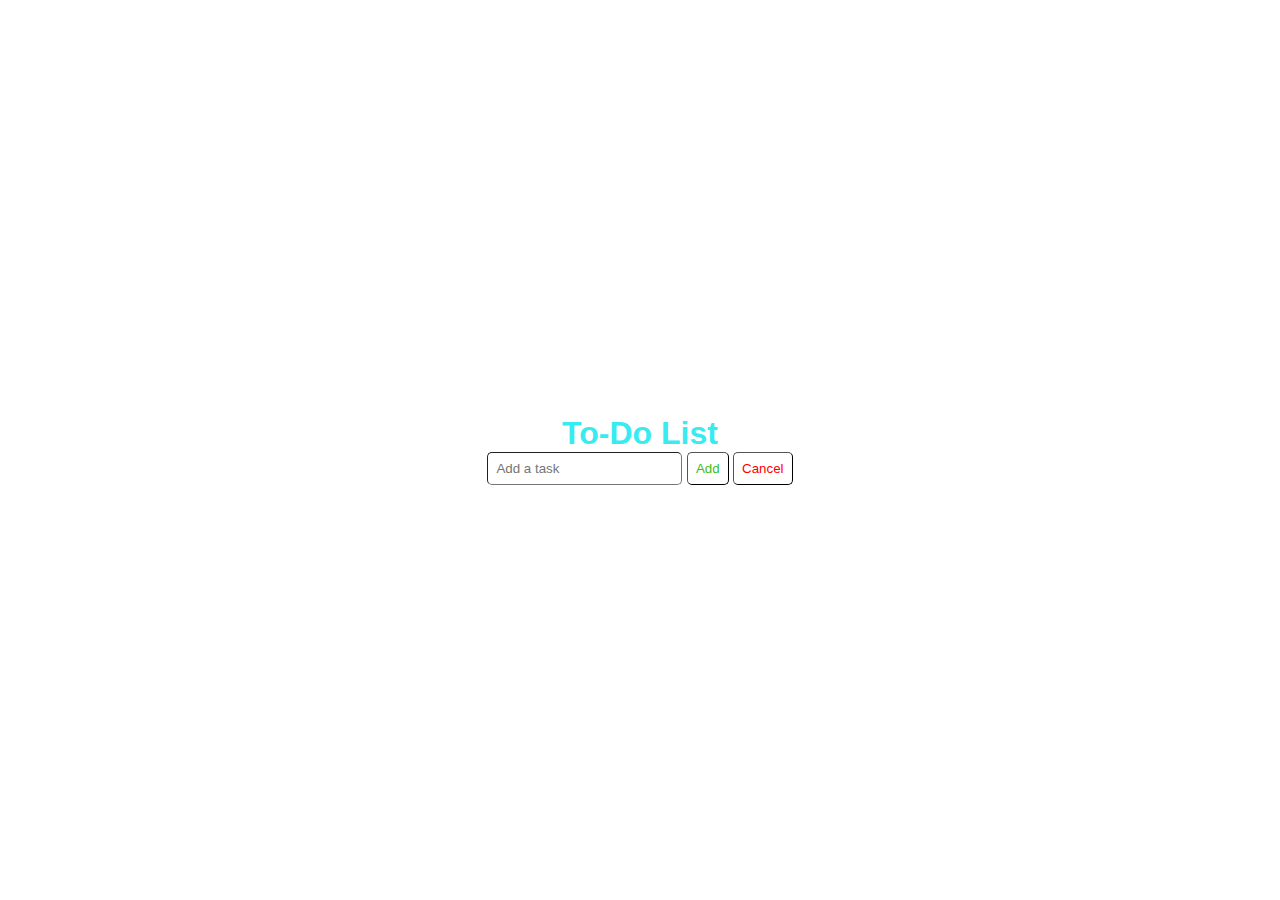
<file: src/01-to-do-list/index.html>
<!DOCTYPE html>
<html lang="pt-br">

<head>
    <meta charset="UTF-8">
    <meta name="viewport" content="width=device-width, initial-scale=1.0">
    <title>To-Do List</title>
    <link rel="icon" href="../../assets/icons/js.ico">
    <link rel="stylesheet" href="css/style.css">
</head>

<body>

    <div class="container">
        <h1>To-Do List</h1>
        <div>
            <input type="text" id="taskInput" placeholder="Add a task">
            <button id="addTaskBtn">Add</button>
            <button id="cancel">Cancel</button>
        </div>
        <ul id="taskList"></ul>
    </div>

    <script src="../../resources/js/jquery-3.7.1.min.js"></script>
    <script src="js/to-do-.js"></script>
</body>

</html>
</file>
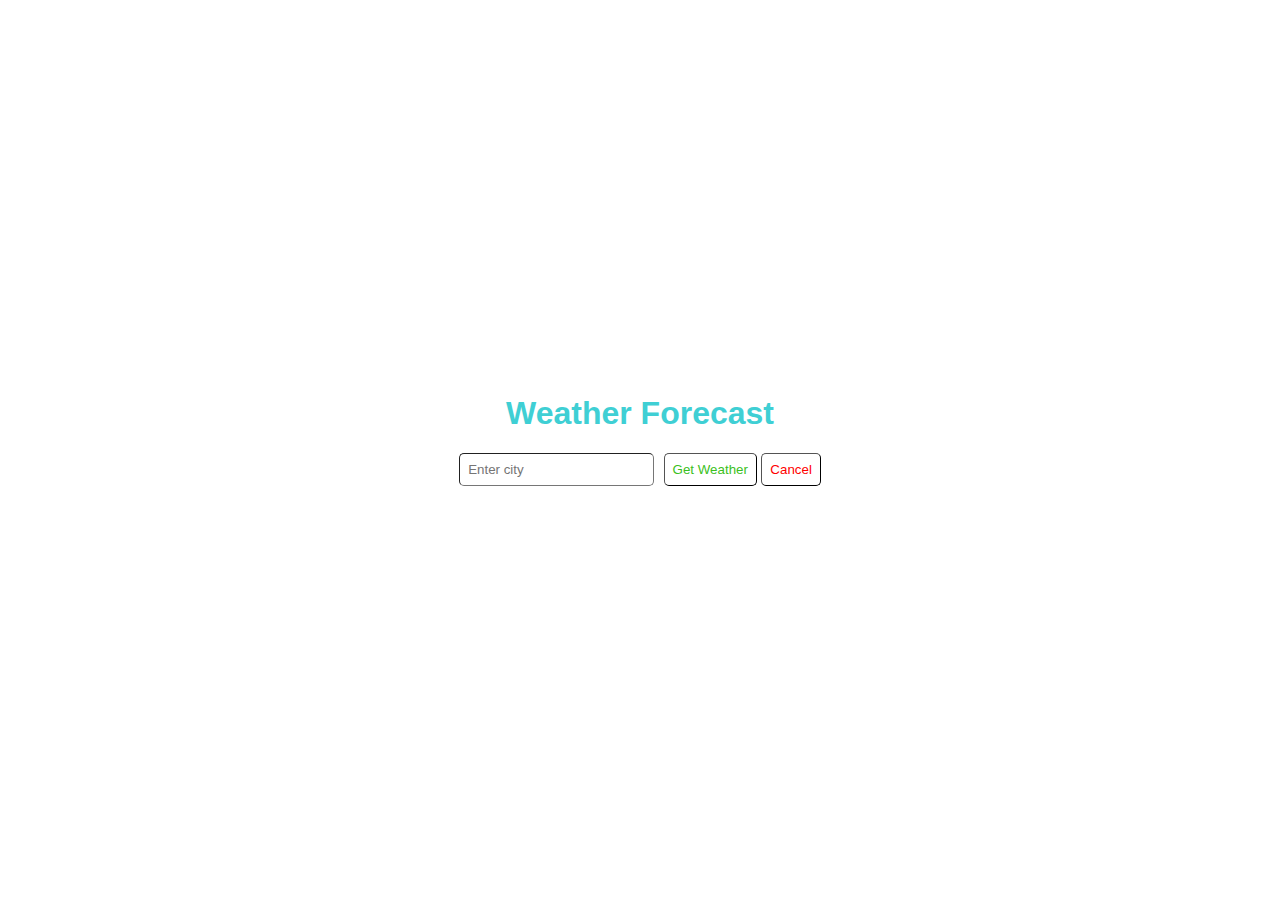
<file: src/02-weather-forecast/index.html>
<!DOCTYPE html>
<html lang="pt-br">

<head>
    <meta charset="UTF-8">
    <meta name="viewport" content="width=device-width, initial-scale=1.0">
    <title>Weather Forecast</title>
    <link rel="icon" href="../../assets/icons/js.ico">
    <link rel="stylesheet" href="css/style.css">
</head>

<body>

    <div class="container">
        <h1>Weather Forecast</h1>
        <input type="text" id="cityInput" placeholder="Enter city">
        <button id="getWeather" class="btn">Get Weather</button>
        <button id="cancel" class="btn">Cancel</button>
        <br>
        <div id="weatherInfo"></div>
    </div>

    <script src="../../resources/js/jquery-3.7.1.min.js"></script>
    <script src="js/weather-forecast.js"></script>
</body>

</html>
</file>
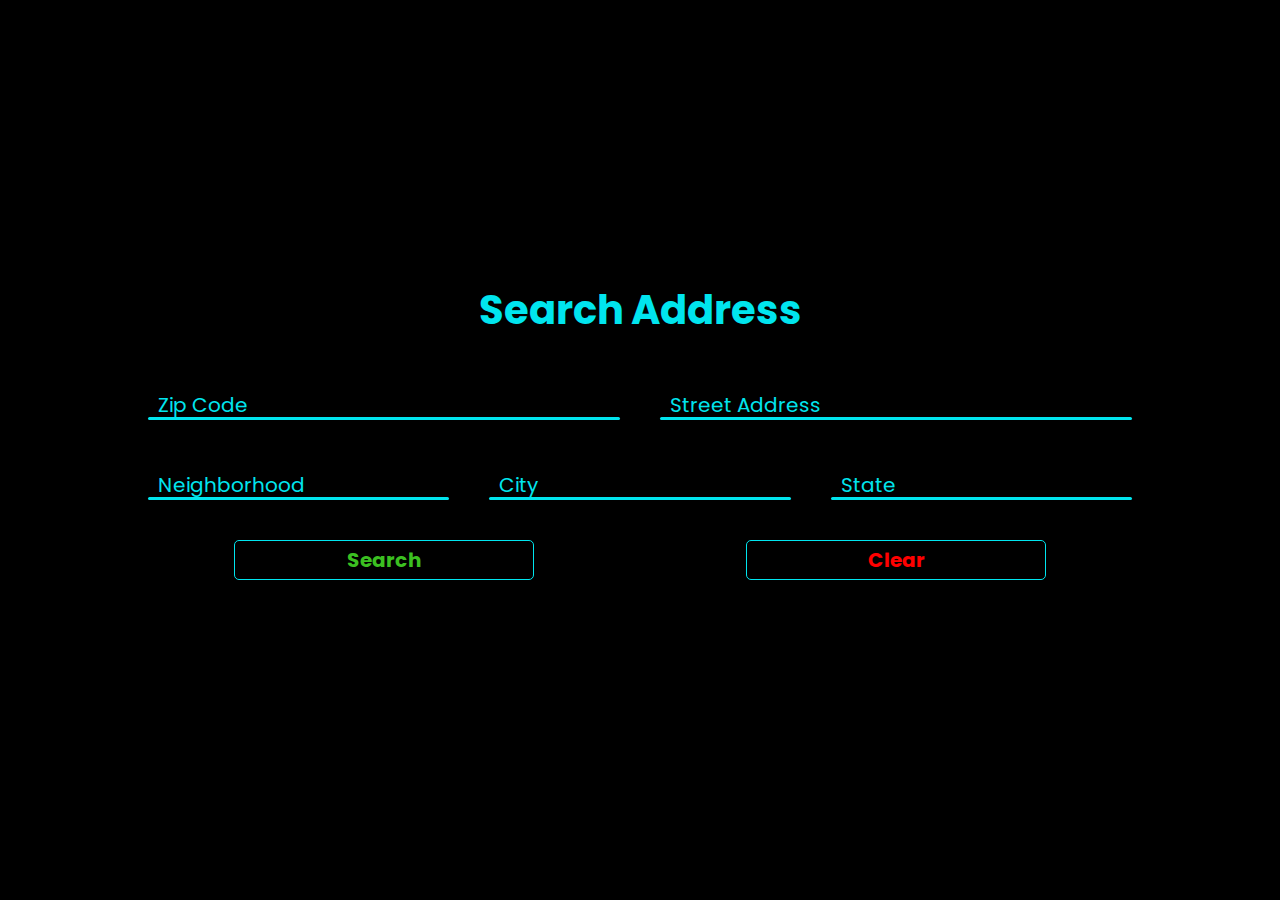
<file: src/03-search-address/index.html>
<!DOCTYPE html>
<html lang="pt-br">

<head>
    <meta charset="UTF-8">
    <meta http-equiv="X-UA-Compatible" content="IE=edge">
    <meta name="viewport" content="width=device-width, initial-scale=1.0">
    <title>Search Address</title>
    <link rel="icon" href="../../assets/icons/js.ico">
    <link rel="stylesheet" href="css/style.css">
</head>

<body>

    <main class="container">
        <h1 class="title">Search Address</h1>
        <div class="row">
            <div class="inputbox">
                <input type="text" id="zipcode" required>
                <label for="zipcode">Zip Code</label>
            </div>
            <div class="inputbox">
                <input type="text" id="streetAddress" required>
                <label for="streetAddress">Street Address</label>
            </div>
        </div>
        <div class="row">
            <div class="inputbox">
                <input type="text" id="neighborhood" required>
                <label for="neighborhood">Neighborhood</label>
            </div>
            <div class="inputbox">
                <input type="text" id="city" required>
                <label for="city">City</label>
            </div>
            <div class="inputbox">
            <input type="text" id="state" required>
            <label for="state">State</label>
        </div>
        </div>
        <div class="row">
            <button id="search">Search</button>
            <button id="clear">Clear</button>
        </div>
        <p id="message"></p>
    </main>

    <script src="../../resources/js/jquery-3.7.1.min.js"></script>
    <script src="js/search-address.js"></script>
</body>

</html>
</file>
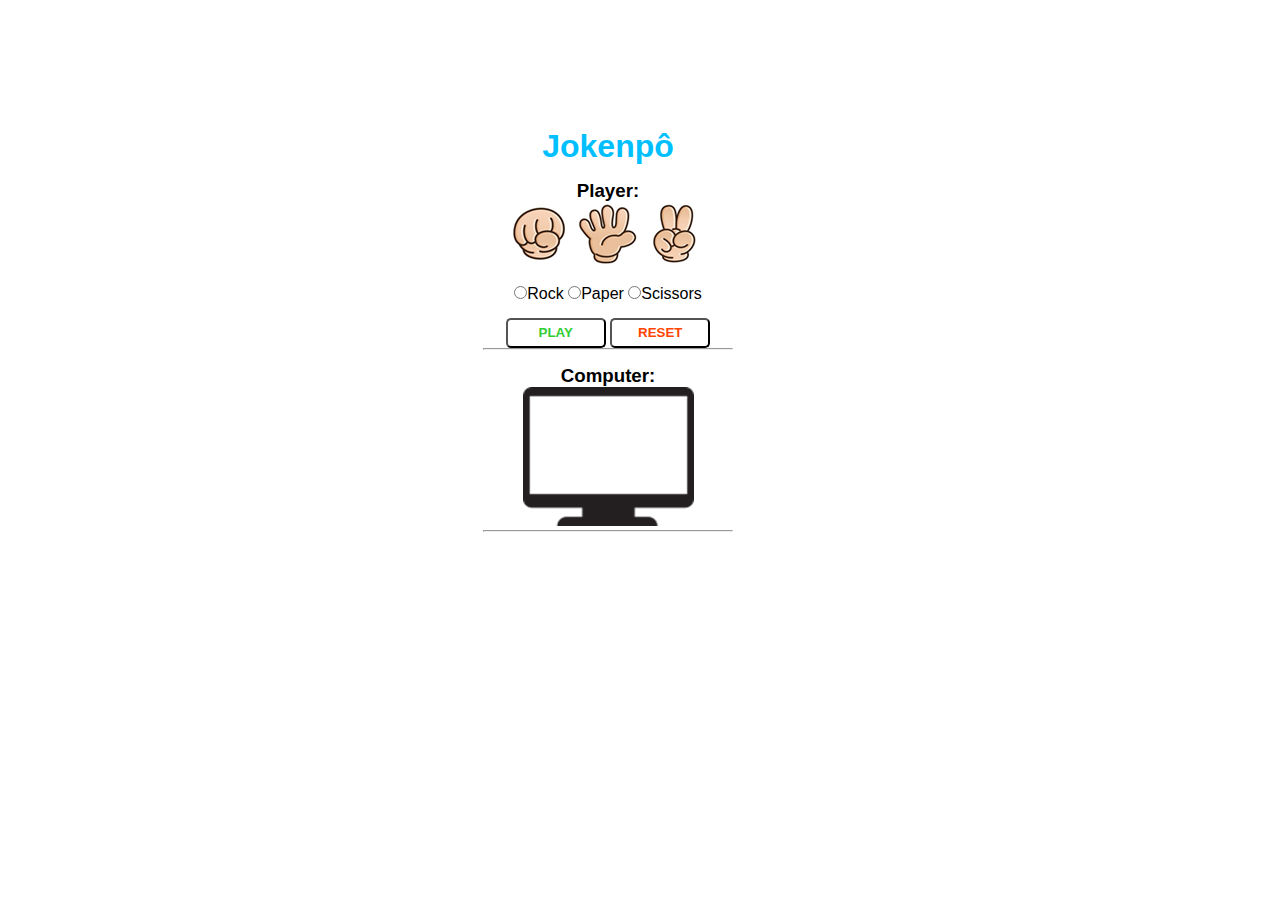
<file: src/04-jokenpo/index.html>
<!DOCTYPE html>
<html lang="pt-br">
<head>
    <meta charset="UTF-8">
    <meta http-equiv="X-UA-Compatible" content="IE=edge">
    <meta name="viewport" content="width=device-width, initial-scale=1.0">
    <title>Jokenpô</title>
    <link rel="icon" href="../../assets/icons/js.ico">
    <link rel="stylesheet" href="css/style.css">
</head>
<body>

    <main>
        <div class="container">
            <h1>Jokenpô</h1>
            
            <div class="formJokenpo">
                <h3>Player:</h3>
                <img src="../../assets/images/pedra.png" alt="rock">
                <img src="../../assets/images/papel.png" alt="paper">
                <img src="../../assets/images/tesoura.png" alt="scissors">  
            </div>

            <form class="formJokenpo" name="frmJokenpo">
                <div class="formBody">
                    <input class="textJokenpo" type="radio" name="group" id="rock">Rock
                    <input class="textJokenpo" type="radio" name="group" id="paper">Paper
                    <input class="textJokenpo" type="radio" name="group" id="scissors">Scissors
                    <p class="buttonGroup">
                        <input id="btnPlay" class="btn-base btn-play" type="button" value="PLAY">
                        <input id="btnReset" class="btn-base btn-reset" type="reset" value="RESET">
                    </p>
                </div>
            </form>
    
            <hr>
            
            <div class="formJokenpo">
                <h3>Computer:</h3>
                <img src="../../assets/images/pc.png" alt="PC" id="pc">
            </div>
            
            <hr>
    
            <h3 id="score"></h3>
        </div>
    </main>

    <script src="../../resources/js/jquery-3.7.1.min.js"></script>
    <script src="js/jokenpo.js"></script>
</body>
</html>
</file>
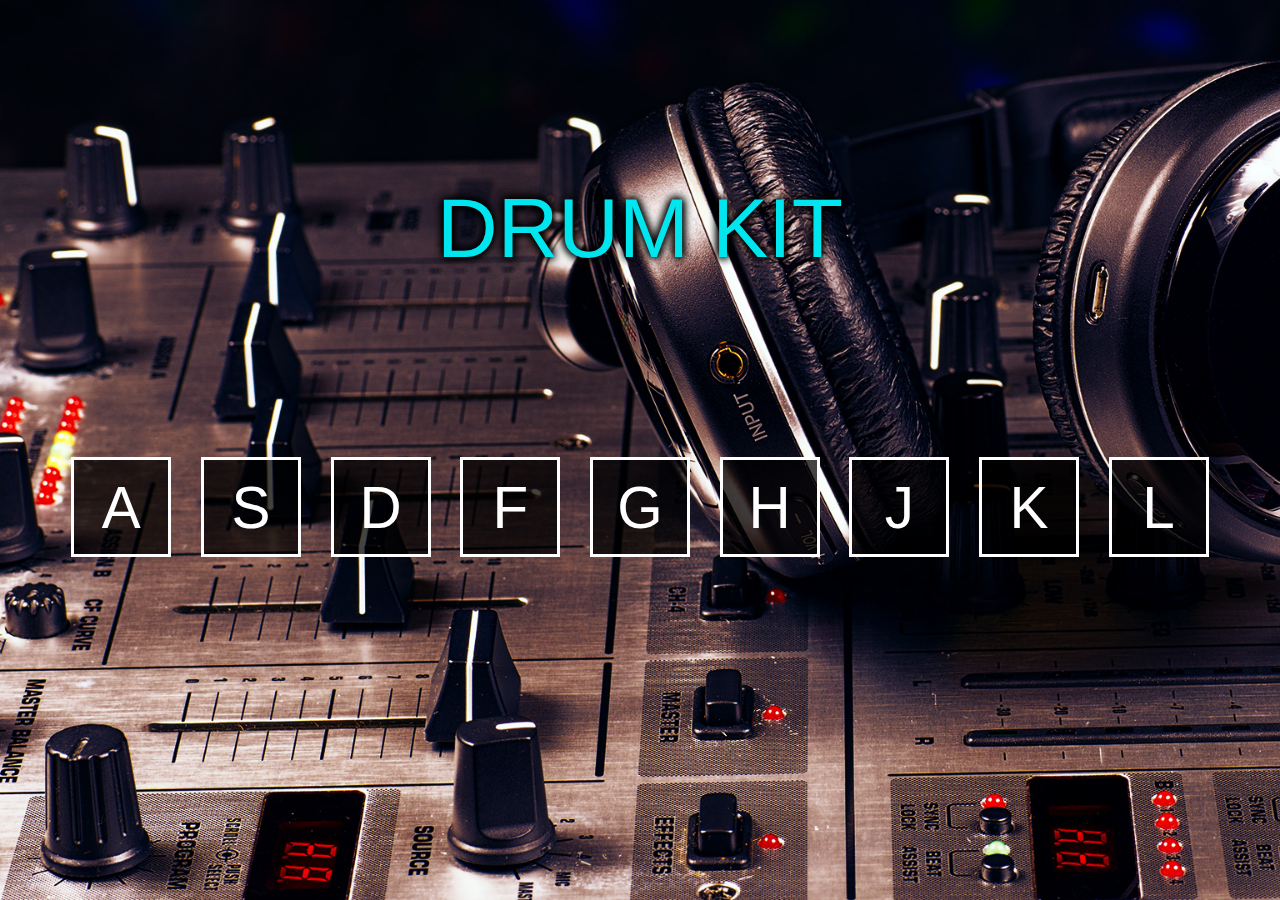
<file: src/05-drum-kit/index.html>
<!DOCTYPE html>
<html lang="pt-br">

<head>
    <meta charset="UTF-8">
    <meta http-equiv="X-UA-Compatible" content="IE=edge">
    <meta name="viewport" content="width=device-width, initial-scale=1.0">
    <title>Drum Kit</title>
    <link rel="icon" href="../../assets/icons/js.ico">
    <link rel="stylesheet" href="css/style.css">
</head>

<body>
    <main>
        <diV class="title">DRUM KIT</diV>
        <div class="container" id="container">
        </div>
    </main>

    <script src="../../resources/js/jquery-3.7.1.min.js"></script>
    <script src="js/drum-kit.js"></script>
</body>

</html>
</file>
<file: src/01-to-do-list/css/style.css>
:root {
    --info-color: #38EBF1;
    --success-color: #3BBF21;
    --danger-color: #FF0000;
    --gray-color: #888;
    --white-color: #FFF;
}

* {
    margin: 0;
    padding: 0;
    box-sizing: border-box;
}

body {
  font-family: Arial, sans-serif;
  margin: 0;
  padding: 0;
  display: flex;
  justify-content: center;
  align-items: center;
  height: 100vh;
}


input {
  padding: 8px;
  border-width: thin;
  border-radius: 5px 5px 5px 5px;
}

button {
  padding: 8px;
  cursor: pointer;
  border-width: thin;
  border-radius: 5px 5px 5px 5px;
}

li {
  list-style-type: none;
  margin: 10px 0;
  padding: 10px;
  background-color: var(--white-color2);
  border: 1px solid var(--gray-color);
  border-width: thin;
  border-radius: 5px 5px 5px 5px;
  display: flex;
  justify-content: space-between;
  align-items: center;
  cursor: pointer;
}

h1 {
  color: var(--info-color);
  font-weight: 700;
}

.container {
  text-align: center;
}


#addTaskBtn {
    background-color: var(--white-color);
    color: var(--success-color);
}

#addTaskBtn:hover {
    background-color: var(--success-color);
    color: var(--white-color);
}

#cancel {
    background-color: var(--white-color);
    color: var(--danger-color);
}

#cancel:hover {
    background-color: var(--danger-color);
    color: var(--white-color);
}

.completed {
  text-decoration: line-through;
  color: var(--gray-color2);
}
</file>
<file: src/02-weather-forecast/css/style.css>
:root {
    --info-color: #3FCFD4;
    --success-color: #3BBF21;
    --danger-color: #FF0000;
    --white-color: #FFF;
}

body {
    font-family: Arial, sans-serif;
    margin: 0;
    padding: 0;
    display: flex;
    justify-content: center;
    align-items: center;
    height: 100vh;
    background-color: var(--white-color);
}

input {
    padding: 8px;
    margin-right: 5px;
    border-width: thin;
    border-radius: 5px;
}

h1 {
    color: var(--info-color);
    font-weight: 700;
}

.container {
    text-align: center;
}

.btn {
    padding: 8px;
    cursor: pointer;
    border-width: thin;
    border-radius: 5px;
    background-color: var(--white-color);
}

#getWeather {
    color: var(--success-color);
}

#getWeather:hover {
    background-color: var(--success-color);
    color: var(--white-color);
}

#cancel {
    color: var(--danger-color);
}

#cancel:hover {
    background-color: var(--danger-color);
    color: var(--white-color);
}

#weatherInfo {
    margin-top: 40px;
}
</file>
<file: src/03-search-address/css/style.css>
@import url('https://fonts.googleapis.com/css2?family=Poppins:wght@400;500;600;700;800&display=swap');

* {
    margin: 0;
    padding: 0;
    box-sizing: border-box;
    font-family: 'Poppins', sans-serif;
}

:root {
    --dark-color: #000;
    --white-color: #FFF;
    --primary-color: #00E5EE;
    --success-color: #3BBF21;
    --danger-color: #FF0000;
}

body {
    display: flex;
    flex-direction: column;
    justify-content: center;
    align-items: center;
    min-height: 100vh;
    background-color: var(--dark-color);
}

.container {
    flex-grow: 3;
    display: flex;
    flex-direction: column;
    justify-content: center;
    width: 80%;
    padding: 20px;
    gap: 40px;
}

.title {
    font-size: 40px;
    text-align: center;
    user-select: none;
    color: var(--primary-color);
}

.row {
    display: grid;
    grid-template-columns: repeat(auto-fit, minmax(200px, 1fr));
    gap: 40px;
}

.inputbox {
    position: relative;
    display: flex;
    flex-direction: column-reverse;
    height: 40px;
}

.inputbox label {
    position: relative;
    top: 0;
    left: 10px;
    font-size: 20px;
    color: var(--primary-color);
    transition: .5s;
    cursor: text;
}

.inputbox input {
    position: absolute;
    background-color: var(--primary-color);
    width: 100%;
    height: 3px;
    bottom: 0;
    box-shadow: none;
    border: none;
    outline: none;
    border-radius: 2px;
    transition: .5s;
    font-size: 20px;
    font-weight: bold;
    padding: 0 10px;
}

.inputbox input:focus,
.inputbox input:valid {
    height: 100%;
}

.inputbox input:focus+label,
.inputbox input:valid+label {
    top: -40px;
    left: 0;
}

.container button {
    justify-self: center;
    width: 300px;
    height: 40px;
    border: none;
    outline: none;
    cursor: pointer;
    font-size: 20px;
    font-weight: bold;
    border-width: thin;
    border-radius: 5px 5px 5px 5px;
    border: 1px solid var(--primary-color);
    transition: background-color 0.3s ease, color 0.3s ease;
}

#search {
    background-color: var(--dark-color);
    color: var(--success-color);
}

#search:hover {
    background-color: var(--success-color);
    color: var(--white-color);
}

#clear {
    background-color: var(--dark-color);
    color: var(--danger-color);
}

#clear:hover {
    background-color: var(--danger-color);
    color: var(--white-color);
}

#message {
    text-align: center;
    color: var(--danger-color); 
    font-weight: bold;
    margin-top: -20px; 
    min-height: 20px;
}

footer {
    color: var(--primary-color);
}
</file>
<file: src/04-jokenpo/css/style.css>
:root {
    --primary-color: #00BFFF;
    --success-color: #32CD32;
    --white-color: #FFFFFF;
    --danger-color: #FF4500;
}

* {
    margin: 0;
    padding: 0;
    box-sizing: border-box;
}

body {
    font-family: 'Segoe UI', Tahoma, Geneva, Verdana, sans-serif;
}

main {
    display: flex;
    width: 95vw;
    height: 95vh;
    justify-content: center;
    align-items: center;
}

.container {
    flex-direction: column;
    width: 250px;
    height: 600px;
    align-items: center;
    justify-content: space-evenly;
}

h1 {
    text-align: center;
    color: var(--primary-color);
}

.textJokenpo {
    font-weight: 900;
}

.formJokenpo {
    text-align: center;
    margin-top: 15px;
}

.formBody, .buttonGroup {
    margin-top: 15px;
}

#score {
    text-align: center;
    font-weight: 700;
    color: var(--success-color);
}

.btn-base {
    width: 100px;
    height: 30px;
    font-family: 'Segoe UI', Tahoma, Geneva, Verdana, sans-serif;
    font-weight: 900;
    background-color: var(--white-color);
    outline: none;
    border-radius: 5px;
    cursor: pointer;
}

.btn-play {
    color: var(--success-color);
}

.btn-play:hover {
    color: var(--white-color);
    background-color: var(--success-color);
}

.btn-reset {
    color: var(--danger-color);
}

.btn-reset:hover {
    color: var(--white-color);
    background-color: var(--danger-color);
}
</file>
<file: src/05-drum-kit/css/style.css>
:root{
    --base-color: #00E5EE;
    --white-color: #FFFFFF;
    --dark-color1: #000000;
    --dark-color2: #000000BB;
}

*{
    margin: 0;
    padding:0;
    box-sizing: border-box;
}

body{
    background-image: url("../../../assets/images/back.jpg");
    background-size: cover;
    width: 100vw;
    height: 100vh;
    font-family: 'Open Sans', sans-serif;
}

main{
    display: flex;
    flex-direction: column;
}

.title{
    color: var(--base-color);
    margin: 20vh auto;
    font-size: calc(5vw + 20px);
    text-shadow: 0 0 10px var(--dark-color1),
                 0 0 10px var(--dark-color1),
                 0 0 10px var(--dark-color1);
}

.container{
    width: 90vw;
    height: 100px;
    margin: 0 auto;
    display: flex;
    flex-wrap: wrap;
    align-items: center;
    justify-content: space-around;
    gap: 15px;
}
.key{
    display: flex;
    width: 100px;
    height: 100px;
    align-items: center;
    justify-content: center;
    background-color: var(--dark-color2);
    color: var(--white-color);
    font-size: calc(3vw + 20px);
    border: 3px solid var(--white-color);
    user-select: none;
    cursor: pointer;
    transition: transform .2s;
}

.active{
    transform: scale(1.3);
    border-color: var(--base-color);
    box-shadow: 0 0 50px var(--base-color);
}
</file>
